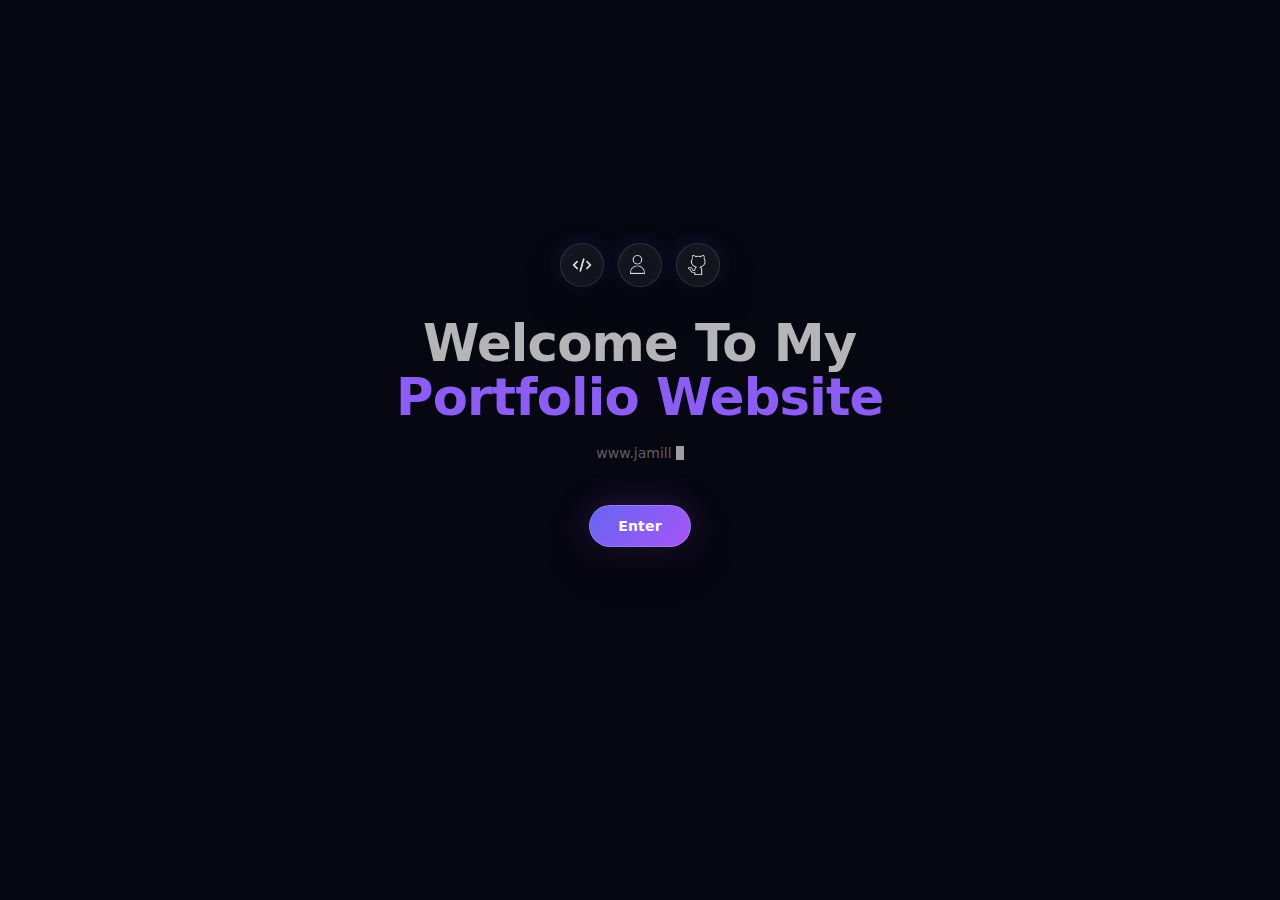
<file: index.html>
<!DOCTYPE html>
<html lang="pt-br">
<head>
  <meta charset="UTF-8">
  <meta name="viewport" content="width=device-width, initial-scale=1.0">
  <title>Welcome</title>
  <link rel="stylesheet" href="style.css">
  <link rel="shortcut icon" href="assets/code.png" type="image/x-icon">
</head>
  <section class="intro">
    <div class="intro__content">

      <div class="intro__icons reveal reveal--up d1">
        <span class="intro__icon"><img src="assets/code.png" alt="Código"></span>
        <span class="intro__icon"><img src="assets/profile (2).png" alt="Perfil"></span>
        <span class="intro__icon"><img src="assets/github.png" alt="GitHub"></span>
      </div>

      <h1 class="intro__title reveal reveal--up d2">
        <span class="muted">Welcome To My</span><br>
        <span class="accent">Portfolio Website</span>
      </h1>

      <p class="intro__sub typewriter" id="siteText" data-text="www.jamillylima.com"></p>

<a class="intro__btn" id="enterBtn" href="home.html">Enter</a>


    </div>
  </section>

  <script src="script.js"></script>
</body>
</html>
</file>
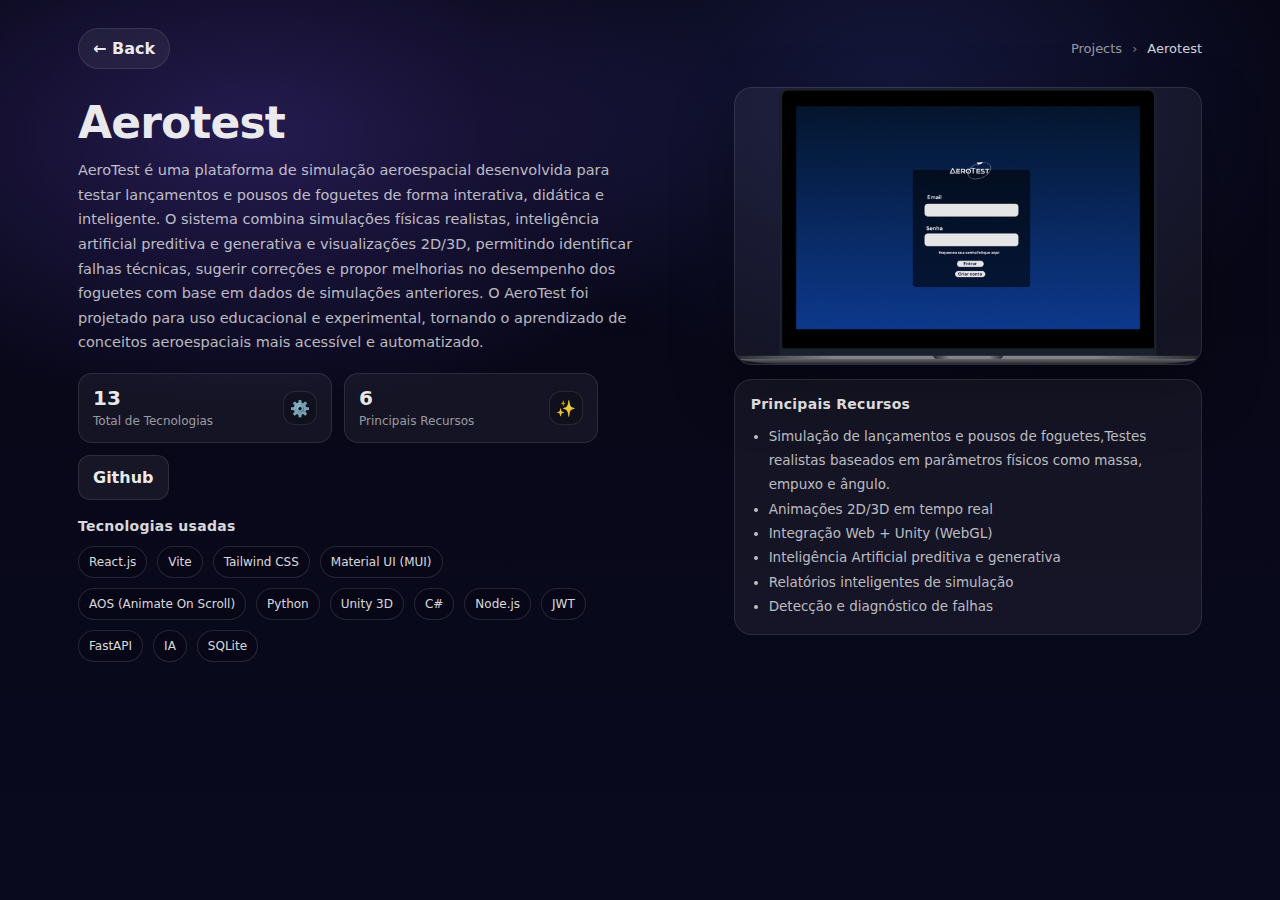
<file: aerotest.html>
<!DOCTYPE html>
<html lang="pt-br">
<head>
  <meta charset="UTF-8" />
  <meta name="viewport" content="width=device-width, initial-scale=1.0"/>
  <title>AeeroTest • Details</title>

  <link rel="stylesheet" href="project-details.css" />
</head>
<body>

  <main class="pd-wrap">

    <header class="pd-top">
      <a class="pd-back" href="home.html">← Back</a>

      <nav class="pd-crumb" aria-label="breadcrumb">
        <span class="crumb">Projects</span>
        <span class="sep">›</span>
        <span class="crumb is-current">Aerotest</span>
      </nav>
    </header>

    <section class="pd-hero">

      <div class="pd-left">
        <h1 class="pd-title">Aerotest</h1>

        <p class="pd-desc">
         AeroTest é uma plataforma de simulação aeroespacial desenvolvida para testar lançamentos e pousos de foguetes de forma interativa, didática e inteligente.

O sistema combina simulações físicas realistas, inteligência artificial preditiva e generativa e visualizações 2D/3D, permitindo identificar falhas técnicas, sugerir correções e propor melhorias no desempenho dos foguetes com base em dados de simulações anteriores.


O AeroTest foi projetado para uso educacional e experimental, tornando o aprendizado de conceitos aeroespaciais mais acessível e automatizado.
        </p>

        <div class="pd-stats">
          <div class="stat">
            <div class="stat__left">
              <div class="stat__num" id="statTech">9</div>
              <div class="stat__label">Total de Tecnologias</div>
            </div>
            <div class="stat__icon">⚙️</div>
          </div>

          <div class="stat">
            <div class="stat__left">
              <div class="stat__num" id="statFeat">4</div>
              <div class="stat__label">Principais Recursos</div>
            </div>
            <div class="stat__icon">✨</div>
          </div>
        </div>

        <div class="pd-actions">
          <a class="btn" href="#" target="_blank" rel="noopener">Github</a>
 <div id="google_translate_element"></div>

         <script>
function googleTranslateElementInit() {
  new google.translate.TranslateElement(
    {
      pageLanguage: 'pt',
      includedLanguages: 'pt,en,zh-CN,ko,ja',
      layout: google.translate.TranslateElement.InlineLayout.SIMPLE
    },
    'google_translate_element'
  );
}
</script>

<script src="https://translate.google.com/translate_a/element.js?cb=googleTranslateElementInit"></script>
        </div>

        <section class="pd-block">
          <h2 class="pd-h2">Tecnologias usadas</h2>

          <ul class="chips" id="techList">
            <li class="chip">React.js</li>
            <li class="chip">Vite</li>
            <li class="chip">Tailwind CSS</li>
            <li class="chip">Material UI (MUI)</li>
            <li class="chip">AOS (Animate On Scroll)</li>
            <li class="chip">Python</li>
            <li class="chip">Unity 3D</li>
            <li class="chip">C#</li>
            <li class="chip">Node.js</li>
            <li class="chip">JWT</li>
            <li class="chip">FastAPI</li>
            <li class="chip">IA</li>
            <li class="chip">SQLite</li>
          </ul>
        </section>
      </div>

      <div class="pd-right">
        <figure class="pd-preview">
          <img src="assets/Mockup - Aerotest.png" alt="Preview do AutoChat-Discord">
        </figure>

        <section class="pd-card">
          <h2 class="pd-h2">Principais Recursos</h2>
          <ul class="features" id="featuresList">
            <li>Simulação de lançamentos e pousos de foguetes,Testes realistas baseados em parâmetros físicos como massa, empuxo e ângulo.</li>
            <li>Animações 2D/3D em tempo real</li>
            <li>Integração Web + Unity (WebGL)</li>
            <li>Inteligência Artificial preditiva e generativa</li>
            <li>Relatórios inteligentes de simulação</li>
            <li>Detecção e diagnóstico de falhas</li>
                        
          </ul>
        </section>
      </div>

    </section>

  </main>

  <script src="project-details.js"></script>
</body>
</html>
</file>
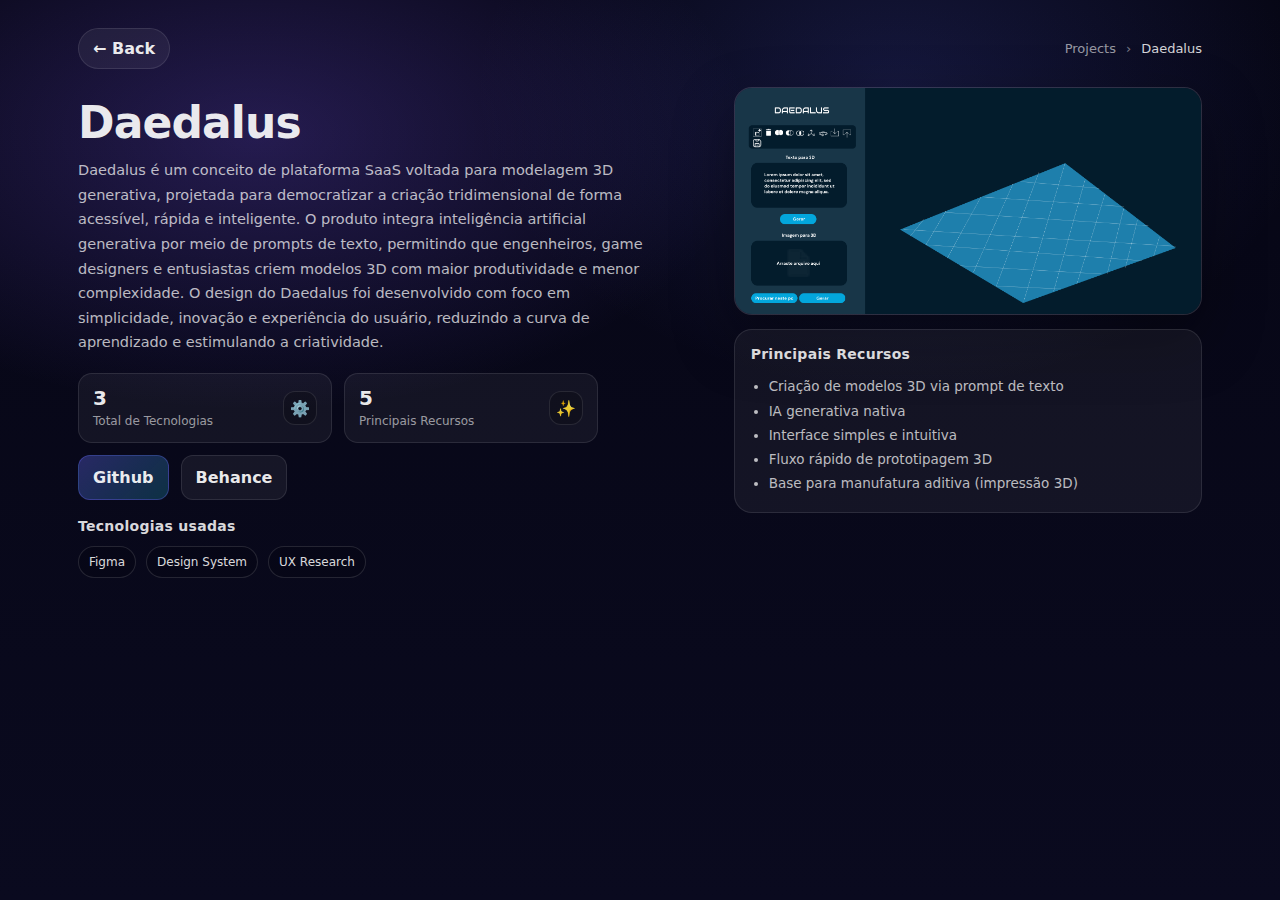
<file: daedalus.html>
<!DOCTYPE html>
<html lang="pt-br">
<head>
  <meta charset="UTF-8" />
  <meta name="viewport" content="width=device-width, initial-scale=1.0"/>
  <title>Daedalus • Details</title>

  <link rel="stylesheet" href="project-details.css" />
</head>
<body>

  <main class="pd-wrap">

    <header class="pd-top">
      <a class="pd-back" href="home.html">← Back</a>

      <nav class="pd-crumb" aria-label="breadcrumb">
        <span class="crumb">Projects</span>
        <span class="sep">›</span>
        <span class="crumb is-current">Daedalus</span>
      </nav>
    </header>

    <section class="pd-hero">

      <div class="pd-left">
        <h1 class="pd-title">Daedalus</h1>

        <p class="pd-desc">
          Daedalus é um conceito de plataforma SaaS voltada para modelagem 3D generativa, projetada para democratizar a criação tridimensional de forma acessível, rápida e inteligente.

O produto integra inteligência artificial generativa por meio de prompts de texto, permitindo que engenheiros, game designers e entusiastas criem modelos 3D com maior produtividade e menor complexidade.

O design do Daedalus foi desenvolvido com foco em simplicidade, inovação e experiência do usuário, reduzindo a curva de aprendizado e estimulando a criatividade.
        </p>

        <div class="pd-stats">
          <div class="stat">
            <div class="stat__left">
              <div class="stat__num" id="statTech">9</div>
              <div class="stat__label">Total de Tecnologias</div>
            </div>
            <div class="stat__icon">⚙️</div>
          </div>

          <div class="stat">
            <div class="stat__left">
              <div class="stat__num" id="statFeat">4</div>
              <div class="stat__label">Principais Recursos</div>
            </div>
            <div class="stat__icon">✨</div>
          </div>
        </div>


        <div class="pd-actions">
          <a class="btn primary" href="https://github.com/Abnt140/Daedalus" target="_blank" rel="noopener">Github</a>
          <a class="btn" href="https://www.behance.net/gallery/230846947/DAEDALUS-Sistema-de-Modelagem-3D/modules/1323536999" target="_blank" rel="noopener">Behance</a>

         <div id="google_translate_element"></div>

         <script>
function googleTranslateElementInit() {
  new google.translate.TranslateElement(
    {
      pageLanguage: 'pt',
      includedLanguages: 'pt,en,zh-CN,ko,ja',
      layout: google.translate.TranslateElement.InlineLayout.SIMPLE
    },
    'google_translate_element'
  );
}
</script>

<script src="https://translate.google.com/translate_a/element.js?cb=googleTranslateElementInit"></script>

        </div>

        <section class="pd-block">
          <h2 class="pd-h2">Tecnologias usadas</h2>

          <ul class="chips" id="techList">
            <li class="chip">Figma</li>
            <li class="chip">Design System</li>
            <li class="chip">UX Research</li>
          </ul>
        </section>
      </div>

      <div class="pd-right">
        <figure class="pd-preview">
          <img src="assets/daedalustela.png" alt="Preview do AutoChat-Discord">
        </figure>

        <section class="pd-card">
          <h2 class="pd-h2">Principais Recursos</h2>
          <ul class="features" id="featuresList">
            <li>Criação de modelos 3D via prompt de texto</li>
            <li>IA generativa nativa</li>
            <li>Interface simples e intuitiva</li>
            <li>Fluxo rápido de prototipagem 3D</li>
            <li>Base para manufatura aditiva (impressão 3D)</li>
          </ul>
        </section>
      </div>

    </section>

  </main>

  <script src="project-details.js"></script>
</body>
</html>
</file>
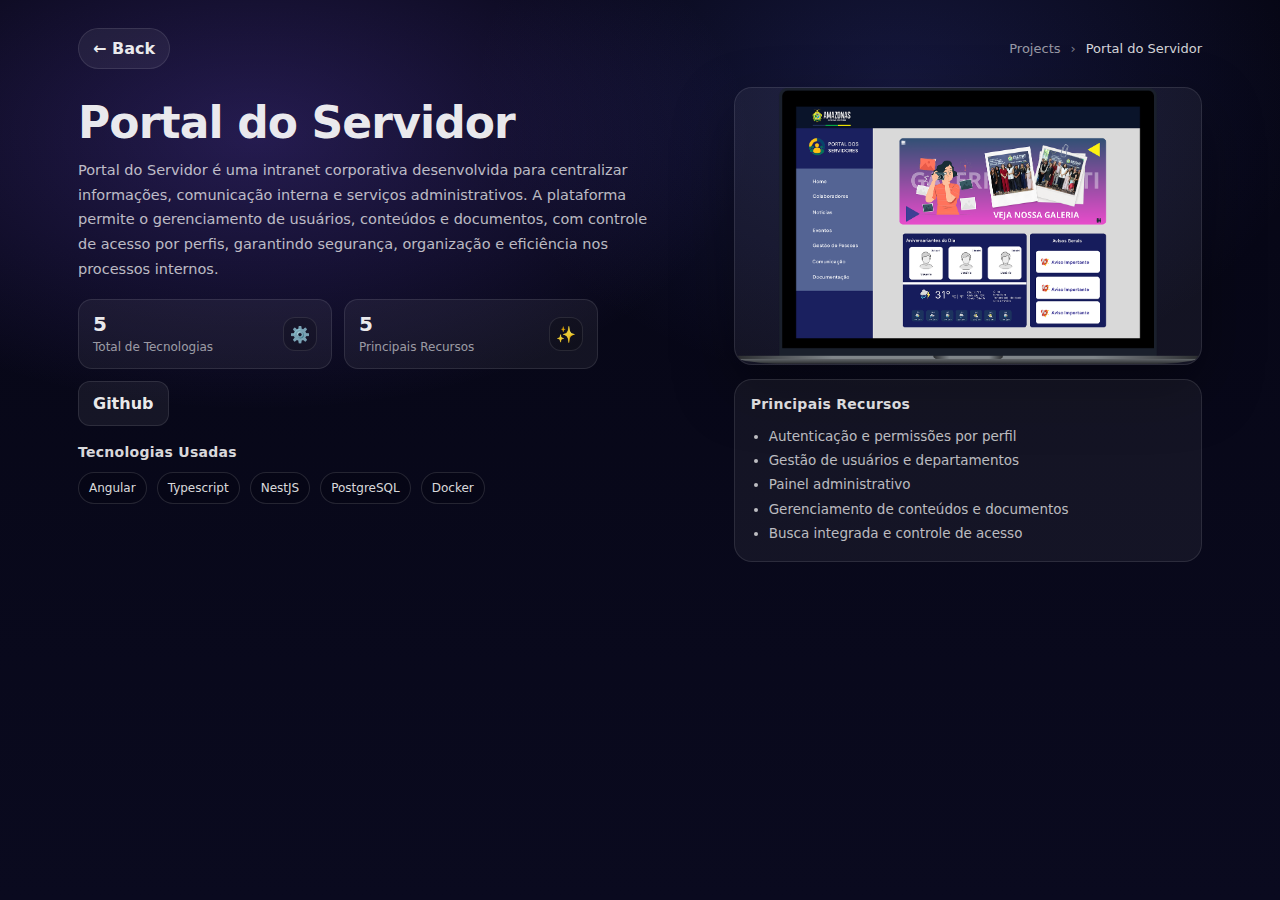
<file: intranet.html>
<!DOCTYPE html>
<html lang="pt-br">
<head>
  <meta charset="UTF-8" />
  <meta name="viewport" content="width=device-width, initial-scale=1.0"/>
  <title>Portal do Servidor • Detalhes</title>
<link rel="shortcut icon" href="assets/code.png" type="image/x-icon">
  <link rel="stylesheet" href="project-details.css" />
</head>
<body>

  <main class="pd-wrap">

    <header class="pd-top">
      <a class="pd-back" href="home.html">← Back</a>

      <nav class="pd-crumb" aria-label="breadcrumb">
        <span class="crumb">Projects</span>
        <span class="sep">›</span>
        <span class="crumb is-current">Portal do Servidor</span>
      </nav>
    </header>

    <section class="pd-hero">

      <div class="pd-left">
        <h1 class="pd-title">Portal do Servidor</h1>

        <p class="pd-desc">
        Portal do Servidor é uma intranet corporativa desenvolvida para centralizar informações, comunicação interna e serviços administrativos.
A plataforma permite o gerenciamento de usuários, conteúdos e documentos, com controle de acesso por perfis, garantindo segurança, organização e eficiência nos processos internos.
        </p>

        <div class="pd-stats">
          <div class="stat">
            <div class="stat__left">
              <div class="stat__num" id="statTech">9</div>
              <div class="stat__label">Total de Tecnologias</div>
            </div>
            <div class="stat__icon">⚙️</div>
          </div>

          <div class="stat">
            <div class="stat__left">
              <div class="stat__num" id="statFeat">4</div>
              <div class="stat__label">Principais Recursos</div>
            </div>
            <div class="stat__icon">✨</div>
          </div>
        </div>

        <div class="pd-actions">
          <a class="btn" href="#" target="_blank" rel="noopener">Github</a>
           <div id="google_translate_element"></div>
        </div>


        <script>
function googleTranslateElementInit() {
  new google.translate.TranslateElement(
    {
      pageLanguage: 'pt',
      includedLanguages: 'pt,en,zh-CN,ko,ja',
      layout: google.translate.TranslateElement.InlineLayout.SIMPLE
    },
    'google_translate_element'
  );
}
</script>

<script src="https://translate.google.com/translate_a/element.js?cb=googleTranslateElementInit"></script>

        <section class="pd-block">
          <h2 class="pd-h2">Tecnologias Usadas</h2>

          <ul class="chips" id="techList">
            <li class="chip">Angular</li>
            <li class="chip">Typescript</li>
            <li class="chip">NestJS</li>
            <li class="chip">PostgreSQL</li>
            <li class="chip">Docker</li>

          </ul>
        </section>
      </div>

      <div class="pd-right">
        <figure class="pd-preview">
          <img src="assets/intranet mockup.png" alt="Preview do AutoChat-Discord">
        </figure>

        <section class="pd-card">
          <h2 class="pd-h2">Principais Recursos</h2>
          <ul class="features" id="featuresList">
            <li>Autenticação e permissões por perfil</li>
            <li>Gestão de usuários e departamentos</li>
            <li>Painel administrativo</li>
            <li>Gerenciamento de conteúdos e documentos</li>
            <li>Busca integrada e controle de acesso</li>

          </ul>
        </section>
      </div>

    </section>

  </main>

  <script src="project-details.js"></script>
</body>
</html>
</file>
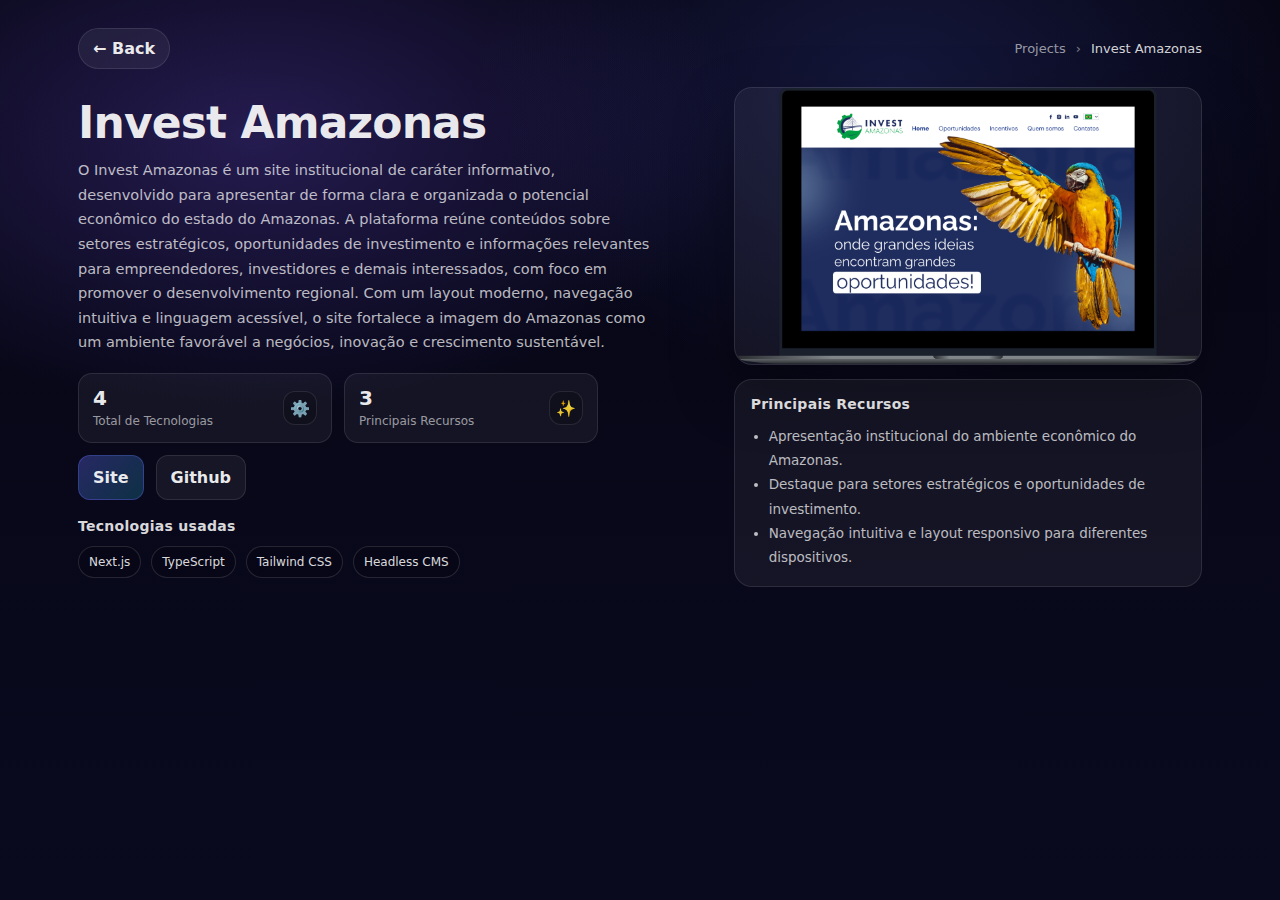
<file: invest.html>
<!DOCTYPE html>
<html lang="pt-br">
<head>
  <meta charset="UTF-8" />
  <meta name="viewport" content="width=device-width, initial-scale=1.0"/>
  <title>Invest Amazonas • Details</title>

  <link rel="stylesheet" href="project-details.css" />
</head>
<body>

  <main class="pd-wrap">

    <header class="pd-top">
      <a class="pd-back" href="home.html">← Back</a>

      <nav class="pd-crumb" aria-label="breadcrumb">
        <span class="crumb">Projects</span>
        <span class="sep">›</span>
        <span class="crumb is-current">Invest Amazonas</span>
      </nav>
    </header>

    <section class="pd-hero">

      <div class="pd-left">
        <h1 class="pd-title">Invest Amazonas</h1>

        <p class="pd-desc">
          O Invest Amazonas é um site institucional de caráter informativo, desenvolvido para apresentar de forma clara e organizada o potencial econômico do estado do Amazonas. A plataforma reúne conteúdos sobre setores estratégicos, oportunidades de investimento e informações relevantes para empreendedores, investidores e demais interessados, com foco em promover o desenvolvimento regional. Com um layout moderno, navegação intuitiva e linguagem acessível, o site fortalece a imagem do Amazonas como um ambiente favorável a negócios, inovação e crescimento sustentável.
        </p>

        <!-- STATS -->
        <div class="pd-stats">
          <div class="stat">
            <div class="stat__left">
              <div class="stat__num" id="statTech">9</div>
              <div class="stat__label">Total de Tecnologias</div>
            </div>
            <div class="stat__icon">⚙️</div>
          </div>

          <div class="stat">
            <div class="stat__left">
              <div class="stat__num" id="statFeat">4</div>
              <div class="stat__label">Principais Recursos</div>
            </div>
            <div class="stat__icon">✨</div>
          </div>
        </div>

        <div class="pd-actions">
          <a class="btn primary" href="https://www.investamazonas.am.gov.br/" target="_blank" rel="noopener">Site</a>
          <a class="btn" href="#" target="_blank" rel="noopener">Github</a>
           <div id="google_translate_element"></div>
        </div>
 <script>
function googleTranslateElementInit() {
  new google.translate.TranslateElement(
    {
      pageLanguage: 'pt',
      includedLanguages: 'pt,en,zh-CN,ko,ja',
      layout: google.translate.TranslateElement.InlineLayout.SIMPLE
    },
    'google_translate_element'
  );
}
</script>

<script src="https://translate.google.com/translate_a/element.js?cb=googleTranslateElementInit"></script>

        <section class="pd-block">
          <h2 class="pd-h2">Tecnologias usadas</h2>

          <ul class="chips" id="techList">
            <li class="chip">Next.js</li>
            <li class="chip">TypeScript</li>
            <li class="chip">Tailwind CSS</li>
            <li class="chip">Headless CMS</li>
        </section>
      </div>

      <div class="pd-right">
        <figure class="pd-preview">
          <img src="assets/invest - amazonas.png" alt="Preview do AutoChat-Discord">
        </figure>

        <section class="pd-card">
          <h2 class="pd-h2">Principais Recursos</h2>
          <ul class="features" id="featuresList">
            <li>Apresentação institucional do ambiente econômico do Amazonas.</li>
            <li>Destaque para setores estratégicos e oportunidades de investimento.</li>
            <li>Navegação intuitiva e layout responsivo para diferentes dispositivos.</li>
          </ul>
        </section>
      </div>

    </section>

  </main>

  <script src="project-details.js"></script>
</body>
</html>
</file>
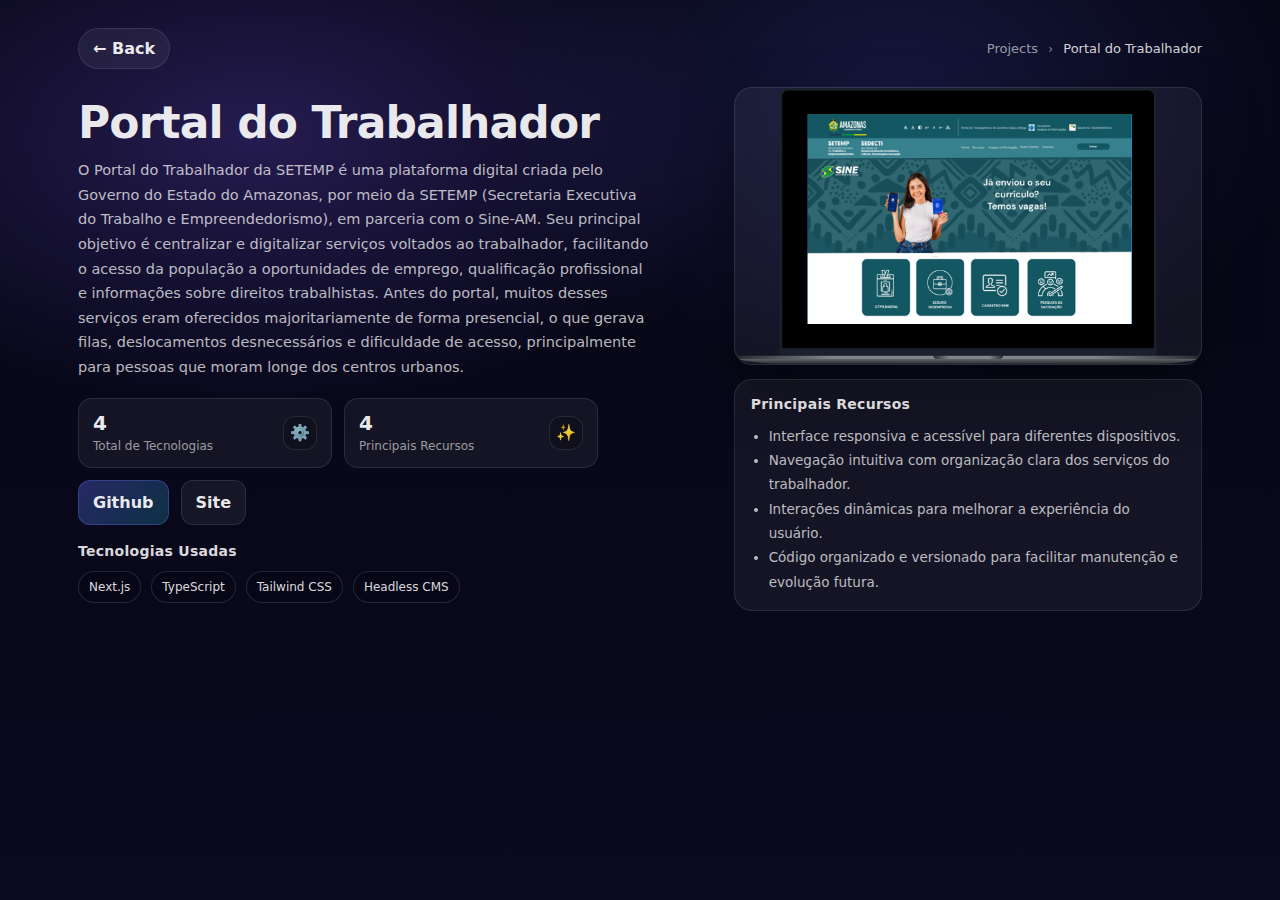
<file: setemp.html>
<!DOCTYPE html>
<html lang="pt-br">
<head>
  <meta charset="UTF-8" />
  <meta name="viewport" content="width=device-width, initial-scale=1.0"/>
  <title>Portal do Trabalhador • Details</title>

  <link rel="stylesheet" href="project-details.css" />
</head>
<body>

  <main class="pd-wrap">

    <header class="pd-top">
      <a class="pd-back" href="home.html">← Back</a>

      <nav class="pd-crumb" aria-label="breadcrumb">
        <span class="crumb">Projects</span>
        <span class="sep">›</span>
        <span class="crumb is-current">Portal do Trabalhador</span>
      </nav>
    </header>

    <section class="pd-hero">

      <div class="pd-left">
        <h1 class="pd-title">Portal do Trabalhador</h1>

        <p class="pd-desc">
         O Portal do Trabalhador da SETEMP é uma plataforma digital criada pelo Governo do Estado do Amazonas, por meio da SETEMP (Secretaria Executiva do Trabalho e Empreendedorismo), em parceria com o Sine-AM. Seu principal objetivo é centralizar e digitalizar serviços voltados ao trabalhador, facilitando o acesso da população a oportunidades de emprego, qualificação profissional e informações sobre direitos trabalhistas.

Antes do portal, muitos desses serviços eram oferecidos majoritariamente de forma presencial, o que gerava filas, deslocamentos desnecessários e dificuldade de acesso, principalmente para pessoas que moram longe dos centros urbanos. 
        </p>

        <div class="pd-stats">
          <div class="stat">
            <div class="stat__left">
              <div class="stat__num" id="statTech">9</div>
              <div class="stat__label">Total de Tecnologias</div>
            </div>
            <div class="stat__icon">⚙️</div>
          </div>

          <div class="stat">
            <div class="stat__left">
              <div class="stat__num" id="statFeat">4</div>
              <div class="stat__label">Principais Recursos</div>
            </div>
            <div class="stat__icon">✨</div>
          </div>
        </div>

        <div class="pd-actions">
          <a class="btn primary" href="#" target="_blank" rel="noopener">Github </a>
          <a class="btn" href="#" target="_blank" rel="noopener">Site</a>

           <div id="google_translate_element"></div>

         <script>
function googleTranslateElementInit() {
  new google.translate.TranslateElement(
    {
      pageLanguage: 'pt',
      includedLanguages: 'pt,en,zh-CN,ko,ja',
      layout: google.translate.TranslateElement.InlineLayout.SIMPLE
    },
    'google_translate_element'
  );
}
</script>

<script src="https://translate.google.com/translate_a/element.js?cb=googleTranslateElementInit"></script>
        </div>

        <section class="pd-block">
          <h2 class="pd-h2">Tecnologias Usadas</h2>

          <ul class="chips" id="techList">
            <li class="chip">Next.js</li>
            <li class="chip">TypeScript</li>
            <li class="chip">Tailwind CSS</li>
            <li class="chip">Headless CMS</li>
          </ul>
        </section>
      </div>

      <div class="pd-right">
        <figure class="pd-preview">
          <img src="assets/SETEMP.png" alt="Preview do AutoChat-Discord">
        </figure>

        <section class="pd-card">
          <h2 class="pd-h2">Principais Recursos</h2>
          <ul class="features" id="featuresList">
            <li>Interface responsiva e acessível para diferentes dispositivos.</li>
            <li>Navegação intuitiva com organização clara dos serviços do trabalhador.</li>
            <li>Interações dinâmicas para melhorar a experiência do usuário.</li>
            <li>Código organizado e versionado para facilitar manutenção e evolução futura.</li>
          </ul>
        </section>
      </div>

    </section>

  </main>

  <script src="project-details.js"></script>
</body>
</html>
</file>
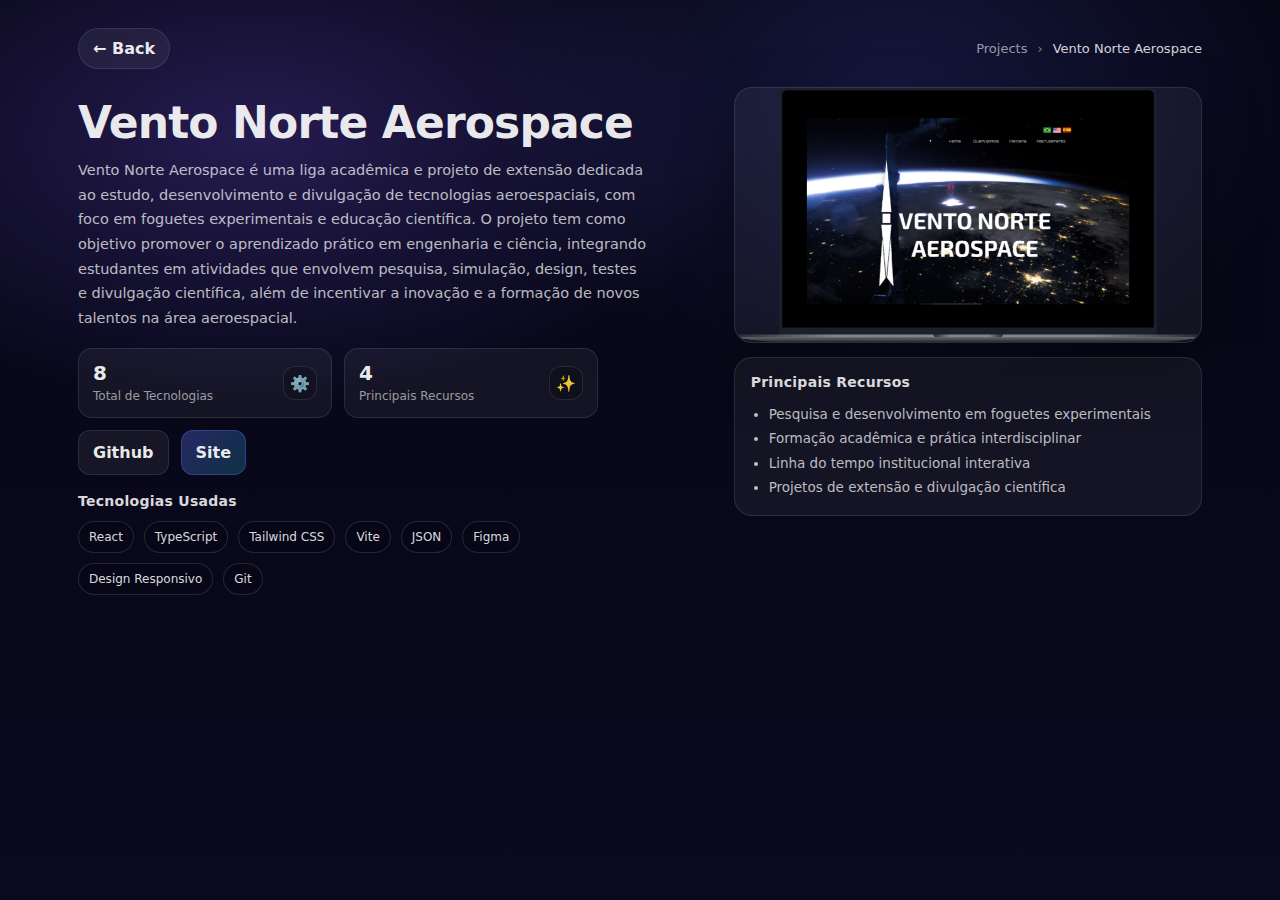
<file: ventonorte.html>
<!DOCTYPE html>
<html lang="pt-br">
<head>
  <meta charset="UTF-8" />
  <meta name="viewport" content="width=device-width, initial-scale=1.0"/>
  <title>Vento Norte Aerospace • Details</title>

  <link rel="stylesheet" href="project-details.css" />
</head>
<body>

  <main class="pd-wrap">

    <header class="pd-top">
      <a class="pd-back" href="home.html">← Back</a>

      <nav class="pd-crumb" aria-label="breadcrumb">
        <span class="crumb">Projects</span>
        <span class="sep">›</span>
        <span class="crumb is-current">Vento Norte Aerospace</span>
      </nav>
    </header>

    <section class="pd-hero">

      <div class="pd-left">
        <h1 class="pd-title">Vento Norte Aerospace</h1>

        <p class="pd-desc">
         Vento Norte Aerospace é uma liga acadêmica e projeto de extensão dedicada ao estudo, desenvolvimento e divulgação de tecnologias aeroespaciais, com foco em foguetes experimentais e educação científica.

O projeto tem como objetivo promover o aprendizado prático em engenharia e ciência, integrando estudantes em atividades que envolvem pesquisa, simulação, design, testes e divulgação científica, além de incentivar a inovação e a formação de novos talentos na área aeroespacial.
        </p>

        <div class="pd-stats">
          <div class="stat">
            <div class="stat__left">
              <div class="stat__num" id="statTech">9</div>
              <div class="stat__label">Total de Tecnologias</div>
            </div>
            <div class="stat__icon">⚙️</div>
          </div>

          <div class="stat">
            <div class="stat__left">
              <div class="stat__num" id="statFeat">4</div>
              <div class="stat__label">Principais Recursos</div>
            </div>
            <div class="stat__icon">✨</div>
          </div>
        </div>

        <div class="pd-actions">
          <a class="btn" href="#" target="_blank" rel="noopener">Github</a>
           <a class="btn primary" href="#" target="_blank" rel="noopener">Site</a>
            <div id="google_translate_element"></div>

         <script>
function googleTranslateElementInit() {
  new google.translate.TranslateElement(
    {
      pageLanguage: 'pt',
      includedLanguages: 'pt,en,zh-CN,ko,ja',
      layout: google.translate.TranslateElement.InlineLayout.SIMPLE
    },
    'google_translate_element'
  );
}
</script>

<script src="https://translate.google.com/translate_a/element.js?cb=googleTranslateElementInit"></script>
        </div>

        <section class="pd-block">
          <h2 class="pd-h2">Tecnologias Usadas</h2>

          <ul class="chips" id="techList">
            <li class="chip">React</li>
            <li class="chip">TypeScript</li>
            <li class="chip">Tailwind CSS</li>
            <li class="chip">Vite</li>
            <li class="chip">JSON</li>
            <li class="chip">Figma</li>
            <li class="chip">Design Responsivo</li>
           <li class="chip">Git</li>
          </ul>
        </section>
      </div>

      <div class="pd-right">
        <figure class="pd-preview">
          <img src="assets/MOCKUP VENTO NORTE.png" alt="Preview do AutoChat-Discord">
        </figure>

        <section class="pd-card">
          <h2 class="pd-h2">Principais Recursos</h2>
          <ul class="features" id="featuresList">
            <li>Pesquisa e desenvolvimento em foguetes experimentais</li>
            <li>Formação acadêmica e prática interdisciplinar</li>
            <li>Linha do tempo institucional interativa</li>
            <li>Projetos de extensão e divulgação científica</li>
          </ul>
        </section>
      </div>

    </section>

  </main>

  <script src="project-details.js"></script>
</body>
</html>
</file>
<file: style.css>
:root{
  --bg: #070712;
  --text: rgba(255,255,255,.92);
  --muted: rgba(255,255,255,.65);
  --line: rgba(255,255,255,.12);
  --card: rgba(255,255,255,.06);
  --accent: #a458ff;
  --accent2: #29e2ff;
  --radius: 18px;
  --easeOut: cubic-bezier(.2,.9,.2,1);
}

*{ box-sizing: border-box; }
html{ scroll-behavior: smooth; }
body{
  margin:0;
  font-family: Inter, system-ui, -apple-system, Segoe UI, Roboto, Arial, sans-serif;
  background: var(--bg);
  color: var(--text);
  overflow-x:hidden;
}

.bg{
  position: fixed;
  inset: 0;
  z-index: -1;
  overflow: hidden;
  background: radial-gradient(1200px 800px at 35% 20%, rgba(164,88,255,.15), transparent 60%),
              radial-gradient(1000px 700px at 80% 40%, rgba(41,226,255,.12), transparent 60%),
              linear-gradient(180deg, rgba(255,255,255,.03), transparent 35%);
}
.blob{
  position:absolute;
  width: 520px;
  height: 520px;
  border-radius: 999px;
  filter: blur(60px);
  opacity: .65;
  transform: translate3d(0,0,0);
}
.b1{
  left: -140px;
  top: -120px;
  background: radial-gradient(circle at 30% 30%, rgba(164,88,255,.95), rgba(164,88,255,0) 60%);
  animation: float1 10s ease-in-out infinite;
}
.b2{
  right: -180px;
  top: 60px;
  background: radial-gradient(circle at 30% 30%, rgba(41,226,255,.85), rgba(41,226,255,0) 60%);
  animation: float2 12s ease-in-out infinite;
}
.b3{
  left: 10%;
  bottom: -200px;
  background: radial-gradient(circle at 30% 30%, rgba(120,92,255,.55), rgba(120,92,255,0) 60%);
  animation: float3 14s ease-in-out infinite;
}
.grain{
  position:absolute;
  inset:0;
  background-image: url("data:image/svg+xml,%3Csvg xmlns='http://www.w3.org/2000/svg' width='120' height='120'%3E%3Cfilter id='n'%3E%3CfeTurbulence type='fractalNoise' baseFrequency='.9' numOctaves='3' stitchTiles='stitch'/%3E%3C/filter%3E%3Crect width='120' height='120' filter='url(%23n)' opacity='.18'/%3E%3C/svg%3E");
  opacity: .22;
  mix-blend-mode: overlay;
  pointer-events:none;
}

@keyframes float1{
  0%,100%{ transform: translate(-10px, 0) scale(1); }
  50%{ transform: translate(60px, 40px) scale(1.05); }
}
@keyframes float2{
  0%,100%{ transform: translate(0, 0) scale(1); }
  50%{ transform: translate(-70px, 70px) scale(1.06); }
}
@keyframes float3{
  0%,100%{ transform: translate(0, 0) scale(1); }
  50%{ transform: translate(40px, -40px) scale(1.03); }
}

.container{
  width: min(1120px, calc(100% - 48px));
  margin-inline: auto;
}

.header{
  position: sticky;
  top: 0;
  z-index: 50;
  backdrop-filter: blur(10px);
  background: linear-gradient(180deg, rgba(7,7,18,.78), rgba(7,7,18,.38));
  border-bottom: 1px solid rgba(255,255,255,.06);
}
.header__inner{
  height: 70px;
  display:flex;
  align-items:center;
  justify-content:space-between;
  gap: 18px;
}
.brand{
  color: var(--text);
  text-decoration:none;
  font-weight: 700;
  letter-spacing: .2px;
}
.nav{
  display:flex;
  gap: 22px;
}
.nav__link{
  position:relative;
  color: rgba(255,255,255,.78);
  text-decoration:none;
  font-weight: 500;
  font-size: 14px;
  padding: 10px 2px;
}
.nav__link:hover{ color: var(--text); }
.nav__link::after{
  content:"";
  position:absolute;
  left:0;
  right:0;
  bottom: 2px;
  height: 2px;
  border-radius: 999px;
  background: linear-gradient(90deg, var(--accent), var(--accent2));
  transform: scaleX(0);
  transform-origin: left;
  transition: transform .2s ease;
}
.nav__link.is-active::after{
  transform: scaleX(1);
}
.nav__link.is-active{
  color: var(--text);
}

.menuBtn{
  width: 44px; height: 44px;
  border-radius: 12px;
  border: 1px solid rgba(255,255,255,.10);
  background: rgba(255,255,255,.05);
  display:none;
  align-items:center;
  justify-content:center;
  gap:5px;
  cursor:pointer;
}
.menuBtn span{
  display:block;
  width: 18px;
  height: 2px;
  background: rgba(255,255,255,.85);
  border-radius: 999px;
}
.mobileNav{
  border-top: 1px solid rgba(255,255,255,.08);
  background: rgba(7,7,18,.75);
  backdrop-filter: blur(10px);
}
.mobileNav__link{
  display:block;
  padding: 14px 24px;
  color: rgba(255,255,255,.85);
  text-decoration:none;
  border-bottom: 1px solid rgba(255,255,255,.06);
}
.mobileNav__link:hover{ background: rgba(255,255,255,.05); }


.hero{
  padding: 64px 0 44px;
}
.hero__grid{
  display:grid;
  grid-template-columns: 1.1fr .9fr;
  align-items:center;
  gap: 42px;
  min-height: calc(100vh - 110px);
}
.pill{
  display:inline-flex;
  align-items:center;
  gap: 10px;
  padding: 8px 12px;
  border-radius: 999px;
  background: rgba(164,88,255,.10);
  border: 1px solid rgba(164,88,255,.22);
  color: rgba(255,255,255,.78);
  font-size: 12px;
}
.pill .dot{
  width: 7px; height: 7px;
  border-radius: 50%;
  background: linear-gradient(90deg, var(--accent), var(--accent2));
  box-shadow: 0 0 16px rgba(164,88,255,.5);
}

.hero__title{
  margin: 16px 0 10px;
  font-size: clamp(44px, 5vw, 68px);
  line-height: 1.02;
  letter-spacing: -1px;
}
.hero__title .accent{
  display:block;
  color: rgba(164,88,255,.95);
}
.hero__subtitle{
  margin: 0 0 14px;
  color: rgba(255,255,255,.74);
  font-weight: 500;
}
.hero__desc{
  margin: 0 0 18px;
  color: var(--muted);
  max-width: 560px;
}

.tags{ display:flex; flex-wrap:wrap; gap:10px; margin: 16px 0 20px; }
.tag{
  padding: 8px 12px;
  border-radius: 999px;
  background: rgba(255,255,255,.06);
  border: 1px solid rgba(255,255,255,.10);
  color: rgba(255,255,255,.82);
  font-size: 12px;
}

.actions{ display:flex; gap: 14px; align-items:center; margin-bottom: 18px; }

.btn{
  display:inline-flex;
  align-items:center;
  gap: 10px;
  padding: 10px 14px;
  border-radius: 12px;
  text-decoration:none;
  font-weight: 600;
  font-size: 14px;
  border: 1px solid transparent;
  transition: transform .12s ease, box-shadow .2s ease, background .2s ease, border-color .2s ease;
}
.btn:active{ transform: translateY(1px); }

.btn--primary{
  background: linear-gradient(90deg, rgba(164,88,255,.95), rgba(41,226,255,.85));
  color: rgba(10,10,20,.95);
  box-shadow: 0 14px 34px rgba(164,88,255,.18);
}
.btn--primary:hover{
  box-shadow: 0 18px 48px rgba(164,88,255,.22);
}

.btn--ghost{
  background: rgba(255,255,255,.06);
  border-color: rgba(255,255,255,.12);
  color: rgba(255,255,255,.88);
}
.btn--ghost:hover{
  background: rgba(255,255,255,.09);
}

.social{ display:flex; gap: 12px; }
.iconBtn{
  width: 40px; height: 40px;
  border-radius: 12px;
  background: rgba(255,255,255,.06);
  border: 1px solid rgba(255,255,255,.10);
  display:inline-flex;
  align-items:center;
  justify-content:center;
  color: rgba(255,255,255,.85);
  text-decoration:none;
  transition: transform .12s ease, background .2s ease, border-color .2s ease;
}
.iconBtn:hover{
  transform: translateY(-1px);
  background: rgba(255,255,255,.09);
  border-color: rgba(164,88,255,.25);
}

.art{
  position:relative;
  padding: 26px;
  border-radius: var(--radius);
  background: linear-gradient(180deg, rgba(255,255,255,.06), rgba(255,255,255,.03));
  border: 1px solid rgba(255,255,255,.10);
}
.art::before{
  content:"";
  position:absolute;
  inset: -1px;
  border-radius: inherit;
  background: radial-gradient(600px 260px at 40% 20%, rgba(164,88,255,.22), transparent 60%),
              radial-gradient(480px 260px at 90% 30%, rgba(41,226,255,.18), transparent 60%);
  z-index:-1;
  filter: blur(18px);
}
.art svg{ width: 100%; height: auto; display:block; }

.section{
  min-height: 70vh;
  display: flex;
  align-items: center;
  border-top: 1px solid rgba(255,255,255,.08);
}
.section .container{
  padding: 64px 0;
}

@media (max-width: 900px){
  .hero__grid{ grid-template-columns: 1fr; min-height: auto; }
  .nav{ display:none; }
  .menuBtn{ display:inline-flex; }
}

.reveal{
  opacity: 0;
  transform: translateY(18px);
  will-change: opacity, transform;
}

.reveal.reveal--down{ transform: translateY(-18px); }
.reveal.reveal--left{ transform: translateX(18px); }
.reveal.reveal--right{ transform: translateX(-18px); }

.reveal.is-in{
  opacity: 1;
  transform: translate3d(0,0,0);
  transition:
    opacity .8s var(--easeOut),
    transform .8s var(--easeOut);
}

html.preload .reveal{
  transition: none !important;
}

.d1 { transition-delay: .06s; }
.d2 { transition-delay: .12s; }
.d3 { transition-delay: .18s; }
.d4 { transition-delay: .24s; }
.d5 { transition-delay: .30s; }
.d6 { transition-delay: .36s; }
.d7 { transition-delay: .42s; }

@media (prefers-reduced-motion: reduce){
  .reveal, .reveal.is-in{
    opacity: 1 !important;
    transform: none !important;
    transition: none !important;
  }
}
.intro{
  min-height: 100vh;
  display:flex;
  align-items:center;
  justify-content:center;
  text-align:center;
  padding: 64px 24px;
}

.intro__content{
  width: min(820px, 100%);
  display: flex;
  flex-direction: column;
  align-items: center;
  justify-content: center;
  gap: 12px;
  transform: translateY(-60px); 
}

.intro__icons{
  display:flex;
  align-items:center;
  justify-content:center;
  gap: 14px;
  margin: 0 0 8px;
}

.intro__icon{
  width: 46px;
  height: 46px;
  border-radius: 999px;
  display:inline-flex;
  align-items:center;
  justify-content:center;

  background: rgba(255,255,255,.06);
  border: 1px solid rgba(255,255,255,.12);
  color: rgba(255,255,255,.9);

  box-shadow:
    0 0 0 1px rgba(255,255,255,.06) inset,
    0 12px 36px rgba(0,0,0,.35);
}

.intro__icon img{
  width: 20px;
  height: 20px;
  display:block;
  object-fit: contain;
  filter: drop-shadow(0 6px 10px rgba(0,0,0,.35));
}

.intro__title{
  margin: 0 0 10px;
  font-size: clamp(36px, 4.4vw, 58px);
  line-height: 1.05;
  letter-spacing: -0.8px;
  font-weight: 800;
}

.intro__title span{
  color: rgba(164,88,255,.95);
}

.intro__sub{
  margin: 8px 0 0;
  color: rgba(255,255,255,.35);
  font-size: 14px;
}

.intro__btn{
  margin-top: 16px;
  display:inline-flex;
  align-items:center;
  justify-content:center;
  padding: 10px 18px;
  border-radius: 999px;
  text-decoration:none;
  font-weight: 700;
  font-size: 14px;

  background: rgba(255,255,255,.08);
  border: 1px solid rgba(255,255,255,.12);
  color: rgba(255,255,255,.9);

  box-shadow: 0 10px 30px rgba(0,0,0,.25);
}

.intro__btn:hover{
  background: rgba(255,255,255,.11);
}

.typewriter{
  min-height: 1em;
  color: rgba(255,255,255,.35);
  font-size: 14px;
  position: relative;
}

.typewriter::after{
  content: "";
  display: inline-block;
  width: 8px;
  height: 1em;
  margin-left: 4px;
  background: rgba(255,255,255,.6);
  animation: blink 0.9s steps(1) infinite;
  transform: translateY(2px);
}

@keyframes blink{
  50%{ opacity: 0; }
}

#enterBtn{ 
  opacity: 0;
  transform: translateY(10px);
  transition: opacity .6s ease, transform .6s ease;
}

#enterBtn.show{
  opacity: 1;
  transform: translateY(0);
}
.devices{
  position: relative;
  width: 100%;
  min-height: 320px;
  display: flex;
  align-items: flex-end;
  justify-content: center;
  gap: clamp(24px, 4vw, 48px);
  padding: 20px;
}

.float{
  animation: floatUpDown 5s ease-in-out infinite;
  will-change: transform;
}
.float--delay{ animation-delay: .7s; }

@keyframes floatUpDown{
  0%,100%{ transform: translateY(0px); }
  50%{ transform: translateY(-16px); }
}
.hero__right{
  width: 100%;
  min-width: 0;
}

.hero__right .art{
  width: 100%;
}

.hero__right .devices{
  position: relative;
  width: 100%;
  min-height: 380px;
  padding: 20px;
  display: flex;
  align-items: flex-end;
  justify-content: flex-end;
}

.hero__grid{
  grid-template-columns: 1fr 1.15fr;
}

.hero__right .laptop{
  width: min(760px, 100%);
  max-width: 900px;
}

.hero__right .laptop__screen{
  height: 330px;
  border-radius: 20px;
  padding: 18px;
  background: rgba(255,255,255,.06);
  border: 1px solid rgba(255,255,255,.12);
  box-shadow:
    0 0 0 1px rgba(255,255,255,.06) inset,
    0 30px 80px rgba(0,0,0,.55);
}

.hero__right .laptop__base{
  height: 18px;
  margin: 12px auto 0;
  width: 90%;
  border-radius: 999px;
  background: linear-gradient(
    180deg,
    rgba(255,255,255,.22),
    rgba(255,255,255,.05)
  );
  box-shadow: 0 14px 36px rgba(0,0,0,.45);
}

@media (max-width: 900px){
  .hero__grid{
    grid-template-columns: 1fr;
  }

  .hero__right .devices{
    justify-content: center;
    min-height: 420px;
  }

  .hero__right .laptop{
    width: min(720px, 100%);
  }

  .hero__right .laptop__screen{
    height: 280px;
  }
}

.hero__right{ width:100%; min-width:0; }
.hero__right .art{ width:100%; }

.hero__right .devices{
  position: relative;
  width: 100%;
  min-height: 380px;
  padding: 22px;
  display: flex;
  align-items: flex-end;
  justify-content: flex-end;
}

.float{
  animation: floatUpDown 5s ease-in-out infinite;
  will-change: transform;
}
.float--delay{ animation-delay: .7s; }

@keyframes floatUpDown{
  0%,100%{ transform: translateY(0px); }
  50%{ transform: translateY(-14px); }
}

.hero__right .laptop{
  position: relative;
  z-index: 1;
  width: min(760px, 100%);
  max-width: 900px;
}

.hero__right .laptop__screen{
  height: 330px;
  border-radius: 20px;
  padding: 18px;
  background: rgba(255,255,255,.06);
  border: 1px solid rgba(255,255,255,.12);
  box-shadow:
    0 0 0 1px rgba(255,255,255,.06) inset,
    0 30px 80px rgba(0,0,0,.55);
}

.hero__right .laptop__base{
  height: 18px;
  margin: 12px auto 0;
  width: 90%;
  border-radius: 999px;
  background: linear-gradient(180deg, rgba(255,255,255,.22), rgba(255,255,255,.05));
  box-shadow: 0 14px 36px rgba(0,0,0,.45);
}

.hero__right .term{
  width: 100%;
  height: 100%;
  border-radius: 14px;
  background: rgba(10,10,16,.55);
  border: 1px solid rgba(255,255,255,.10);
  backdrop-filter: blur(10px);
  overflow: hidden;
  display: flex;
  flex-direction: column;
}

.hero__right .term__top{
  height: 30px;
  display: flex;
  align-items: center;
  gap: 8px;
  padding: 0 12px;
  background: rgba(255,255,255,.05);
  border-bottom: 1px solid rgba(255,255,255,.08);
}

.hero__right .term__body{
  flex: 1;
  padding: 24px;
  font-family: ui-monospace, SFMono-Regular, Menlo, Consolas, monospace;
  font-size: 16px;
  display: flex;
  align-items: center;
  justify-content: center;
  gap: 10px;
}

.hero__right .prompt{
  color: rgba(41,226,255,.9);
  text-shadow: 0 0 10px rgba(41,226,255,.25);
}

.hero__right .typePc{
  color: rgba(164,88,255,.95);
  text-shadow: 0 0 12px rgba(164,88,255,.25);
}

.hero__right .cursor{
  width: 9px;
  height: 1em;
  display: inline-block;
  background: rgba(255,255,255,.75);
  animation: cursorBlink .9s steps(1) infinite;
}
@keyframes cursorBlink{ 50%{ opacity: 0; } }

.hero__right .phone{
  position: absolute;
  z-index: 3;
  right: 10%;
  bottom: 10%;
  transform: translateX(-34%) translateY(12%) rotate(-2deg);
  transform-origin: bottom left;
}

.hero__right .phone--wide{
  width: 200px;
  max-width: 140px;
}

.hero__right .phone__bezel{
  border-radius: 32px;
  padding: 14px;
  background: rgba(255,255,255,.06);
  border: 1px solid rgba(255,255,255,.12);
  box-shadow:
    0 0 0 1px rgba(255,255,255,.06) inset,
    0 30px 80px rgba(0,0,0,.55);
}

.hero__right .phone__screen{
  height: 190px;
  border-radius: 24px;
  background: rgba(0,0,0,.55);
  border: 1px solid rgba(255,255,255,.10);
  display: flex;
  align-items: center;
  justify-content: center;
  position: relative;
}

.hero__right .phone__welcome{
  font-size: 18px;
  font-weight: 800;
  color: rgba(41,226,255,.95);
  text-shadow: 0 0 18px rgba(41,226,255,.4);
}

@media (max-width: 900px){
  .hero__grid{ grid-template-columns: 1fr; }

  .hero__right .devices{
    justify-content: center;
    min-height: 420px;
  }

  .hero__right .laptop{
    width: min(720px, 100%);
  }
  .hero__right .laptop__screen{
    height: 280px;
  }

  .hero__right .phone{
    position: relative;
    right: auto;
    bottom: auto;
    transform: none;
    margin-top: 18px;
  }

  .hero__right .phone--wide{
    width: min(220px, 70%);
    max-width: 260px;
  }
}

.about{
  padding: 72px 0 64px;
  border-top: 1px solid rgba(255,255,255,.08);
}

.about__top{
  text-align: center;
  margin-bottom: 28px;
}

.about__headline{
  margin: 0 0 6px;
  font-size: clamp(28px, 3.2vw, 40px);
  letter-spacing: -0.5px;
}

.about__tagline{
  margin: 0;
  color: rgba(255,255,255,.65);
  font-size: 14px;
}

.about__grid{
  display: grid;
  grid-template-columns: 1.15fr .85fr;
  gap: 42px;
  align-items: center;
  margin-top: 18px;
}

.about__left{
  padding: 18px 8px;
}

.about__hello{
  margin: 0 0 12px;
  font-size: clamp(30px, 3.8vw, 48px);
  line-height: 1.05;
  letter-spacing: -0.8px;
}

.about__hello span{
  color: rgba(164,88,255,.95);
}

.about__text{
  margin: 0 0 18px;
  max-width: 560px;
  color: rgba(255,255,255,.72);
  line-height: 1.55;
}

.about__actions{
  display: flex;
  gap: 12px;
  flex-wrap: wrap;
  margin-top: 12px;
}

.about__right{
  display: flex;
  justify-content: flex-end;
  align-items: center;
  min-width: 0;
}

.about__avatar{
  width: 320px;
  height: 320px;
  border-radius: 999px;
  overflow: hidden;
  position: relative;
  border: 1px solid rgba(255,255,255,.10);
  background: rgba(255,255,255,.04);
  box-shadow: 0 18px 50px rgba(0,0,0,.25);
}

.about__avatar img{
  width: 100%;
  height: 100%;
  object-fit: cover;
  object-position: center;
  display: block;
}

.about__stats{
  margin-top: 26px;
  display: grid;
  grid-template-columns: repeat(3, minmax(0,1fr));
  gap: 14px;
}

.statCard{
  border-radius: 16px;
  border: 1px solid rgba(255,255,255,.10);
  background: rgba(255,255,255,.04);
  padding: 14px 16px;
  display: flex;
  align-items: center;
  gap: 12px;
  backdrop-filter: blur(10px);
  box-shadow: 0 18px 50px rgba(0,0,0,.25);
  position: relative;
  transition: transform .18s ease, box-shadow .25s ease, border-color .25s ease;
}

.statCard__icon{
  width: 44px;
  height: 44px;
  border-radius: 14px;
  display: grid;
  place-items: center;
  background: rgba(255,255,255,.06);
  border: 1px solid rgba(255,255,255,.10);
}

.statCard__icon img{
  width: 22px;
  height: 22px;
  object-fit: contain;
  display: block;
  filter:
    drop-shadow(0 0 10px rgba(255,255,255,.25))
    drop-shadow(0 10px 18px rgba(0,0,0,.35));
}

.statCard__meta small{
  display: block;
  color: rgba(255,255,255,.65);
  font-size: 12px;
}

.statCard__meta strong{
  display: block;
  font-size: 20px;
  margin-top: 2px;
}

.ctaPulse{
  position: relative;
  isolation: isolate;
}

.ctaPulse::after{
  content: "";
  position: absolute;
  inset: -10px;
  border-radius: inherit;
  border: 1px solid rgba(41,226,255,.35);
  opacity: 0;
  transform: scale(.98);
  pointer-events: none;
}

.ctaPulse:hover::after{
  animation: ctaPulseRing .85s var(--easeOut);
}

@keyframes ctaPulseRing{
  0%   { opacity: 0; transform: scale(.98); }
  20%  { opacity: 1; }
  100% { opacity: 0; transform: scale(1.10); }
}

.statCard.ctaPulse:hover{
  transform: translateY(-3px);
  border-color: rgba(41,226,255,.22);
  box-shadow: 0 22px 70px rgba(0,0,0,.35);
}

.about__avatar.ctaPulse:hover{
  box-shadow: 0 22px 70px rgba(0,0,0,.35);
  border-color: rgba(41,226,255,.22);
}

@media (max-width: 900px){
  .about__grid{
    grid-template-columns: 1fr;
    gap: 22px;
  }

  .about__right{
    justify-content: flex-start;
  }

  .about__avatar{
    width: 240px;
    height: 240px;
    margin-inline: 0;
  }

  .about__stats{
    grid-template-columns: 1fr;
  }
}
.statCard {
  transition: 
    transform 0.4s cubic-bezier(.4,0,.2,1),
    box-shadow 0.4s ease;
  transform-style: preserve-3d;
}

.statCard:hover {
  transform: 
    translateY(-12px)
    scale(1.04)
    rotateX(3deg)
    rotateY(-3deg);
}
.intro__icons{
  display: flex;
  gap: 14px;
  justify-content: center;
  margin-bottom: 18px;
}

.intro__icon{
  width: 44px;
  height: 44px;
  border-radius: 50%;
  display: grid;
  place-items: center;

  background: rgba(255,255,255,0.06);
  border: 1px solid rgba(255,255,255,0.12);

  box-shadow:
    0 16px 35px rgba(0,0,0,0.45),
    0 0 22px rgba(99,102,241,0.18);

  backdrop-filter: blur(10px);

  transition: transform .25s ease, box-shadow .25s ease;
}

.intro__icon img{
  width: 20px;
  height: 20px;
  opacity: .9;
}

.intro__icon:hover{
  transform: translateY(-4px) scale(1.06);
  box-shadow:
    0 22px 48px rgba(0,0,0,0.55),
    0 0 30px rgba(168,85,247,0.26);
}
.intro__title{
  font-size: clamp(34px, 4vw, 64px);
  line-height: 1.05;
  margin: 0;
  text-align: center;
  font-weight: 800;
}

.intro__title .muted{
  color: rgba(255,255,255,0.70);
}

.intro__title .accent{
  color: #8b5cf6; 
}

.intro__title .cursor{
  display: inline-block;
  width: 10px;
  margin-left: 6px;
  opacity: 1;
  animation: blink 1s infinite;
}

@keyframes blink{
  0%, 50% { opacity: 1; }
  51%, 100% { opacity: 0; }
}

.floaty{
  animation: floaty 3.4s ease-in-out infinite;
}

@keyframes floaty{
  0%   { transform: translateY(0); }
  50%  { transform: translateY(-8px); }
  100% { transform: translateY(0); }
}
#enterBtn{
  display: inline-flex !important;
  opacity: 1 !important;
  visibility: visible !important;
  pointer-events: auto !important;

  position: relative !important;
  z-index: 9999 !important;

  margin-top: 22px !important;
  padding: 12px 28px !important;
  border-radius: 999px !important;

  align-items: center !important;
  justify-content: center !important;

  background: linear-gradient(135deg, #6366f1, #a855f7) !important;
  color: #fff !important;
  text-decoration: none !important;
  font-weight: 800 !important;
  letter-spacing: .2px !important;

  border: 1px solid rgba(255,255,255,0.18) !important;
  box-shadow:
    0 18px 40px rgba(0,0,0,0.45),
    0 0 34px rgba(168,85,247,0.25) !important;

  transition: transform .25s ease, box-shadow .25s ease, filter .25s ease !important;
}

#enterBtn:hover{
  transform: translateY(-3px) scale(1.03) !important;
  box-shadow:
    0 26px 60px rgba(0,0,0,0.60),
    0 0 44px rgba(99,102,241,0.30) !important;
  filter: brightness(1.06) !important;
}

#enterBtn:active{
  transform: translateY(-1px) scale(0.99) !important;
}

.intro{
  min-height: 100vh;
  overflow: visible !important;
}

.intro__content{
  position: relative;
  z-index: 2;
  display: flex;
  flex-direction: column;
  align-items: center;
}
.showcase{
  padding: 90px 20px;
  background:
    radial-gradient(700px 400px at 10% 10%, rgba(139,92,246,.18), transparent 60%),
    radial-gradient(800px 500px at 90% 30%, rgba(56,189,248,.15), transparent 55%),
    #05060b;
  color: #fff;
}

.showcase__container{
  width: min(1200px, 94%);
  margin: auto;
}

.showcase__header{
  text-align: center;
  margin-bottom: 40px;
}

.showcase__title{
  font-size: clamp(32px, 4vw, 54px);
  font-weight: 900;
  color: #a78bfa;
}

.showcase__desc{
  max-width: 700px;
  margin: 12px auto 0;
  opacity: .75;
  line-height: 1.6;
}

.showcase__tabs{
  display: flex;
  justify-content: center;
  gap: 14px;
  margin: 40px 0;
}

.tab{
  padding: 10px 22px;
  border-radius: 14px;
  background: rgba(255,255,255,.04);
  border: 1px solid rgba(255,255,255,.12);
  color: #fff;
  cursor: pointer;
  transition: .25s;
}

.tab.active,
.tab:hover{
  background: linear-gradient(135deg, #6366f1, #8b5cf6);
  box-shadow: 0 10px 30px rgba(99,102,241,.35);
}

.showcase__grid{
  display: grid;
  grid-template-columns: repeat(auto-fit, minmax(280px,1fr));
  gap: 22px;
}

.project-card{
  background: rgba(255,255,255,.04);
  border: 1px solid rgba(255,255,255,.12);
  border-radius: 18px;
  padding: 18px;
  backdrop-filter: blur(12px);
  transition: transform .4s cubic-bezier(.4,0,.2,1), box-shadow .4s;
}

.project-card img{
  width: 100%;
  border-radius: 12px;
  margin-bottom: 14px;
}

.project-card h3{
  margin: 10px 0 6px;
}

.project-card p{
  opacity: .75;
  font-size: 14px;
  line-height: 1.5;
}

.project-card:hover{
  transform: translateY(-12px) scale(1.03);
  box-shadow:
    0 30px 60px rgba(0,0,0,.45),
    0 0 40px rgba(139,92,246,.25);
}

.card__actions{
  margin-top: 14px;
  display: flex;
  justify-content: space-between;
}

.card__actions a{
  font-size: 14px;
  text-decoration: none;
  color: #a78bfa;
}
.project-card{
  background: rgba(255,255,255,0.04);
  border: 1px solid rgba(255,255,255,0.12);
  border-radius: 18px;
  overflow: hidden;
  backdrop-filter: blur(12px);

  transition: transform .4s cubic-bezier(.4,0,.2,1),
              box-shadow .4s ease;
}

.project-card:hover{
  transform: translateY(-10px) scale(1.02);
  box-shadow:
    0 30px 60px rgba(0,0,0,.45),
    0 0 40px rgba(139,92,246,.25);
}

.project-card__image{
  height: 170px;
  background: rgba(0,0,0,.20);
  position: relative;
  overflow: hidden;
}

.project-card__image img{
  width: 100%;
  height: 100%;
  object-fit: cover;
  display: block;
  transform: scale(1.03);
  transition: transform .4s ease;
}

.project-card:hover .project-card__image img{
  transform: scale(1.10);
}

.project-card__image::after{
  content:"";
  position: absolute;
  top: -40px;
  right: -40px;
  width: 120px;
  height: 120px;
  background: rgba(255,255,255,0.10);
  transform: rotate(18deg);
  border-radius: 20px;
}

.project-card__content{
  padding: 18px;
}

.project-card h3{
  margin: 6px 0 10px;
  font-size: 22px;
}

.project-card p{
  margin: 0;
  opacity: .78;
  font-size: 14px;
  line-height: 1.55;
}

.card__actions{
  margin-top: 14px;
  display: flex;
  justify-content: space-between;
}

.card__actions a{
  color: #a78bfa;
  text-decoration: none;
  font-weight: 600;
  font-size: 14px;
}

.showcase__grid{
  grid-template-columns: repeat(3, minmax(0, 1fr));
}

@media (max-width: 980px){
  .showcase__grid{
    grid-template-columns: repeat(2, minmax(0, 1fr));
  }
}

@media (max-width: 640px){
  .showcase__grid{
    grid-template-columns: 1fr;
  }
}
.showcase__tabs{
  width: min(100%, 980px);
  margin: 18px auto 26px;

  display: grid;
  grid-template-columns: repeat(3, 1fr);
  gap: 12px;

  padding: 10px;
  border-radius: 18px;

  border: 1px solid rgba(255,255,255,.12);
  background: rgba(255,255,255,.05);
  backdrop-filter: blur(10px);
}

.showcase__tab{
  width: 100%;
  border: 1px solid rgba(255,255,255,.10);
  background: rgba(0,0,0,.22);
  color: inherit;

  border-radius: 14px;
  padding: 14px 16px;
  cursor: pointer;

  display: flex;
  align-items: center;
  justify-content: center;

  font-weight: 600;
  transition: transform .15s ease, background .15s ease, border-color .15s ease;
}

.showcase__tab:hover{
  transform: translateY(-1px);
  border-color: rgba(255,255,255,.22);
}

.showcase__tab.is-active{
  background: rgba(120, 90, 255, .18);
  border-color: rgba(120, 90, 255, .45);
}

.showcase__panel{ display: none; }
.showcase__panel.is-active{ display: block; }

@media (max-width: 640px){
  .showcase__tabs{
    grid-template-columns: 1fr;
  }
}
.cert-grid{
  display: grid;
  grid-template-columns: repeat(3, 1fr);
  gap: 22px;
}

@media (max-width: 900px){
  .cert-grid{ grid-template-columns: repeat(2, 1fr); }
}
@media (max-width: 560px){
  .cert-grid{ grid-template-columns: 1fr; }
}

.cert-card{
  padding: 0;
  border: 1px solid rgba(255,255,255,.12);
  background: rgba(255,255,255,.04);
  border-radius: 18px;
  overflow: hidden;
  cursor: pointer;
  transition: transform .18s ease, border-color .18s ease, background .18s ease;
}

.cert-card:hover{
  transform: translateY(-3px);
  border-color: rgba(120, 90, 255, .45);
  background: rgba(120, 90, 255, .08);
}

.cert-card img{
  width: 100%;
  height: 220px;              
  object-fit: cover;          
  display: block;
}

.cert-grid{
  display: grid;
  grid-template-columns: repeat(3, minmax(220px, 1fr));
  gap: 22px;
  margin-top: 20px;
}

@media (max-width: 980px){
  .cert-grid{ grid-template-columns: repeat(2, minmax(220px, 1fr)); }
}
@media (max-width: 620px){
  .cert-grid{ grid-template-columns: 1fr; }
}

.cert-card{
  border: 1px solid rgba(255,255,255,0.10);
  background: rgba(255,255,255,0.04);
  border-radius: 18px;
  padding: 0;
  overflow: hidden;
  cursor: pointer;
  transition: transform .25s ease, border-color .25s ease, background .25s ease;
  box-shadow: 0 10px 30px rgba(0,0,0,0.35);
}

.cert-card:hover{
  transform: translateY(-6px);
  border-color: rgba(145,85,255,0.55);
  background: rgba(145,85,255,0.10);
}

.cert-card img{
  width: 100%;
  height: 220px;
  object-fit: cover;
  display: block;
}

.lightbox{
  position: fixed;
  inset: 0;
  display: none;
  z-index: 99999;
}

.lightbox.is-open{
  display: block;
}

.lightbox__backdrop{
  position: absolute;
  inset: 0;
  background: rgba(0,0,0,0.88);
}

.lightbox__content{
  position: relative;
  z-index: 1;
  height: 100%;
  width: 100%;
  display: grid;
  place-items: center;
  padding: 24px;
}

.lightbox__img{
  max-width: min(1100px, 96vw);
  max-height: 92vh;
  width: auto;
  height: auto;
  object-fit: contain;
  border-radius: 14px;
  box-shadow: 0 20px 80px rgba(0,0,0,0.65);
  background: rgba(255,255,255,0.04);
  border: 1px solid rgba(255,255,255,0.12);
}

.lightbox__close{
  position: absolute;
  top: 18px;
  right: 22px;
  width: 44px;
  height: 44px;
  border-radius: 12px;
  border: 1px solid rgba(255,255,255,0.18);
  background: rgba(0,0,0,0.35);
  color: #fff;
  font-size: 24px;
  line-height: 1;
  cursor: pointer;
}

.lightbox__close:hover{
  background: rgba(145,85,255,0.25);
  border-color: rgba(145,85,255,0.55);
}

.tech-grid{
  display: grid;
  grid-template-columns: repeat(6, minmax(120px, 1fr));
  gap: 18px;
  margin-top: 22px;
}

.tech-card{
  background: rgba(255,255,255,0.06);
  border: 1px solid rgba(255,255,255,0.10);
  border-radius: 16px;
  padding: 18px 14px;
  text-align: center;
  backdrop-filter: blur(10px);
  -webkit-backdrop-filter: blur(10px);
  box-shadow: 0 10px 30px rgba(0,0,0,0.35);
  transition: transform .25s ease, border-color .25s ease, background .25s ease;
  cursor: default;
}

.tech-card:hover{
  transform: translateY(-6px);
  border-color: rgba(145, 85, 255, 0.55);
  background: rgba(145, 85, 255, 0.10);
}

.tech-icon{
  width: 64px;
  height: 64px;
  margin: 0 auto 10px;
  display: grid;
  place-items: center;
  border-radius: 14px;
  background: rgba(0,0,0,0.25);
  border: 1px solid rgba(255,255,255,0.08);
}

.tech-icon img{
  width: 44px;
  height: 44px;
  object-fit: contain;
  filter: drop-shadow(0 6px 10px rgba(0,0,0,0.45));
}

.tech-card h4{
  font-size: 0.95rem;
  font-weight: 600;
  margin: 8px 0 0;
  color: rgba(255,255,255,0.92);
}

@media (max-width: 1100px){
  .tech-grid{ grid-template-columns: repeat(4, minmax(130px, 1fr)); }
}

@media (max-width: 700px){
  .tech-grid{ grid-template-columns: repeat(2, minmax(140px, 1fr)); }
}
/* ========== CONTACT (igual ao print) ========== */
.ctc{
  padding: 90px 0 110px;
}

.ctc__wrap{ position: relative; }

.ctc__head{
  text-align: center;
  margin-bottom: 22px;
}

.ctc__title{
  margin: 0 0 8px;
  font-size: clamp(26px, 3.2vw, 40px);
  letter-spacing: .2px;
  color: rgba(172, 121, 255, .95);
}

.ctc__sub{
  margin: 0;
  color: rgba(255,255,255,.60);
  font-size: 14px;
}

.ctc__grid{
  display: grid;
  grid-template-columns: 1fr 1.35fr;
  gap: 18px;
}

@media (max-width: 920px){
  .ctc__grid{ grid-template-columns: 1fr; }
}

.contactCards{
  display:grid;
  grid-template-columns: repeat(3, minmax(220px, 1fr));
  gap: 18px;
}

.contactCard{
  position:relative;
  display:flex;
  align-items:center;
  gap:14px;
  padding:18px 18px;
  border-radius:18px;
  color:#eaeaf2;
  text-decoration:none;

  background: rgba(255,255,255,.03);
  border: 1px solid rgba(255,255,255,.08);
  box-shadow:
    0 18px 50px rgba(0,0,0,.45),
    inset 0 1px 0 rgba(255,255,255,.06);
  backdrop-filter: blur(10px);
  -webkit-backdrop-filter: blur(10px);

  transition: transform .2s ease, border-color .2s ease, background .2s ease;
  overflow:hidden;
}

.contactCard::before{
  content:"";
  position:absolute;
  inset:-2px;
  background: radial-gradient(600px circle at 20% 10%, rgba(124,58,237,.22), transparent 55%),
              radial-gradient(500px circle at 85% 80%, rgba(34,211,238,.12), transparent 55%);
  opacity:.7;
  pointer-events:none;
}

.contactCard:hover{
  transform: translateY(-4px);
  border-color: rgba(124,58,237,.35);
  background: rgba(255,255,255,.045);
}

.contactIcon{
  width:50px;
  height:50px;
  border-radius:16px;
  display:grid;
  place-items:center;
  color:#d8d3ff;

  background: rgba(255,255,255,.04);
  border: 1px solid rgba(255,255,255,.08);
  box-shadow: inset 0 1px 0 rgba(255,255,255,.06);
}

.contactText h3{
  margin:0;
  font-size:16px;
  letter-spacing:.2px;
}

.contactText p{
  margin:4px 0 0;
  font-size:13px;
  opacity:.85;
}

@media (max-width: 900px){
  .contactCards{ grid-template-columns: 1fr; }
}

.simple-footer {
  margin-top: 80px;
  padding: 20px 0;
  text-align: center;
  font-size: 14px;
  color: rgba(255, 255, 255, 0.55);
  border-top: 1px solid rgba(255, 255, 255, 0.08);
}

.contactSection{
  display: flex;
  flex-direction: column;
  align-items: center;
}

.goog-logo-link { display: none !important; }
.goog-te-gadget span { display: none !important; }
.goog-te-gadget { color: transparent !important; }

@media (max-width: 900px){
  .hero__right .devices{
    flex-direction: column !important;
    align-items: center !important;
    justify-content: flex-start !important;
    gap: 18px !important;
    min-height: auto !important;
    padding: 16px !important;
  }

  .hero__right .laptop{
    width: min(760px, 100%) !important;
    max-width: 900px !important;
  }

@media (max-width: 900px){
  .hero__right .phone--wide{
    width: 165px !important;
    max-width: 165px !important;
  }
}

@media (max-width: 520px){
  .hero__right .phone--wide{
    width: 145px !important;
    max-width: 145px !important;
  }
}

}
</file>
<file: project-details.css>
:root{
  --bg0:#060614;
  --bg1:#0a0a1f;

  --card: rgba(255,255,255,.06);
  --stroke: rgba(255,255,255,.10);

  --text: rgba(255,255,255,.92);
  --muted: rgba(255,255,255,.72);
  --muted2: rgba(255,255,255,.58);

  --radius: 18px;
}

*{ box-sizing: border-box; }

body{
  margin: 0;
  font-family: system-ui, -apple-system, Segoe UI, Roboto, Arial, sans-serif;
  color: var(--text);

  background:
    radial-gradient(900px 500px at 20% 15%, rgba(128, 90, 255, .25), transparent 55%),
    radial-gradient(700px 500px at 70% 10%, rgba(88, 101, 242, .18), transparent 60%),
    linear-gradient(180deg, var(--bg0), var(--bg1));
  min-height: 100vh;
}

.pd-wrap{
  max-width: 1160px;
  margin: 0 auto;
  padding: 28px 18px 64px;
}

.pd-top{
  display:flex;
  align-items:center;
  justify-content:space-between;
  gap:16px;
  margin-bottom: 18px;
}

.pd-back{
  display:inline-flex;
  align-items:center;
  gap:10px;
  padding: 10px 14px;
  border-radius: 999px;
  background: rgba(255,255,255,.06);
  border: 1px solid var(--stroke);
  text-decoration:none;
  color: var(--text);
  font-weight: 600;
  transition: transform .2s ease, background .2s ease;
  white-space: nowrap;
}
.pd-back:hover{ transform: translateY(-1px); background: rgba(255,255,255,.09); }

.pd-crumb{
  display:flex;
  align-items:center;
  gap:10px;
  flex-wrap: wrap;
  font-size: 13px;
  color: var(--muted2);
}
.sep{ opacity: .8; }
.crumb.is-current{ color: var(--text); opacity: .9; }

/* hero grid */
.pd-hero{
  display:grid;
  grid-template-columns: 1.15fr .85fr;
  gap: 22px;
  align-items: start;
  margin-top: 14px;
}

.pd-title{
  font-size: clamp(30px, 4vw, 44px);
  margin: 10px 0 10px;
  letter-spacing: -0.02em;
}

.pd-desc{
  max-width: 62ch;
  color: var(--muted);
  line-height: 1.7;
  margin: 0 0 18px;
  font-size: 14.5px;
}

/* stats */
.pd-stats{
  display:grid;
  grid-template-columns: 1fr 1fr;
  gap: 12px;
  margin: 12px 0 12px;
  max-width: 520px;
}

.stat{
  border-radius: 14px;
  background: rgba(255,255,255,.05);
  border: 1px solid var(--stroke);
  padding: 14px 14px;
  display:flex;
  align-items:center;
  justify-content: space-between;
  gap: 10px;
}

.stat__num{
  font-size: 20px;
  font-weight: 800;
  line-height: 1;
}
.stat__label{
  font-size: 12px;
  color: var(--muted2);
  margin-top: 6px;
}
.stat__icon{
  width: 34px;
  height: 34px;
  display:grid;
  place-items:center;
  border-radius: 12px;
  border: 1px solid var(--stroke);
  background: rgba(0,0,0,.18);
}

/* buttons */
.pd-actions{
  display:flex;
  gap: 12px;
  flex-wrap: wrap;
  margin: 10px 0 18px;
}

.btn{
  display:inline-flex;
  align-items:center;
  justify-content:center;
  padding: 12px 14px;
  border-radius: 12px;
  border: 1px solid var(--stroke);
  background: rgba(255,255,255,.06);
  color: var(--text);
  text-decoration:none;
  font-weight: 650;
  transition: transform .2s ease, background .2s ease, border-color .2s ease;
}
.btn:hover{ transform: translateY(-1px); background: rgba(255,255,255,.10); }

.btn.primary{
  border-color: rgba(99,102,241,.35);
  background: linear-gradient(135deg, rgba(99,102,241,.35), rgba(34,211,238,.20));
}

.pd-block{
  margin-top: 8px;
}
.pd-h2{
  margin: 0 0 12px;
  font-size: 14px;
  letter-spacing: .02em;
  color: rgba(255,255,255,.85);
}

.chips{
  list-style:none;
  padding:0;
  margin:0;
  display:flex;
  flex-wrap: wrap;
  gap: 10px;
  max-width: 520px;
}
.chip{
  padding: 8px 10px;
  border-radius: 999px;
  border: 1px solid rgba(255,255,255,.12);
  background: rgba(0,0,0,.14);
  font-size: 12px;
  color: rgba(255,255,255,.86);
}

.pd-preview{
  border-radius: var(--radius);
  background: rgba(255,255,255,.05);
  border: 1px solid var(--stroke);
  overflow: hidden;
  box-shadow: 0 24px 60px rgba(0,0,0,.35);
  margin: 0 0 14px;
}
.pd-preview img{
  width:100%;
  height:auto;
  display:block;
  object-fit: cover;
}

.pd-card{
  border-radius: var(--radius);
  background: rgba(255,255,255,.05);
  border: 1px solid var(--stroke);
  padding: 16px 16px;
}

.features{
  margin: 0;
  padding-left: 18px;
  color: var(--muted);
  line-height: 1.8;
  font-size: 13.5px;
}

@media (max-width: 940px){
  .pd-hero{ grid-template-columns: 1fr; }
  .pd-stats{ max-width: 100%; }
  .chips{ max-width: 100%; }
}

.goog-logo-link { display: none !important; }
.goog-te-gadget span { display: none !important; }
.goog-te-gadget { color: transparent !important; }
</file>
